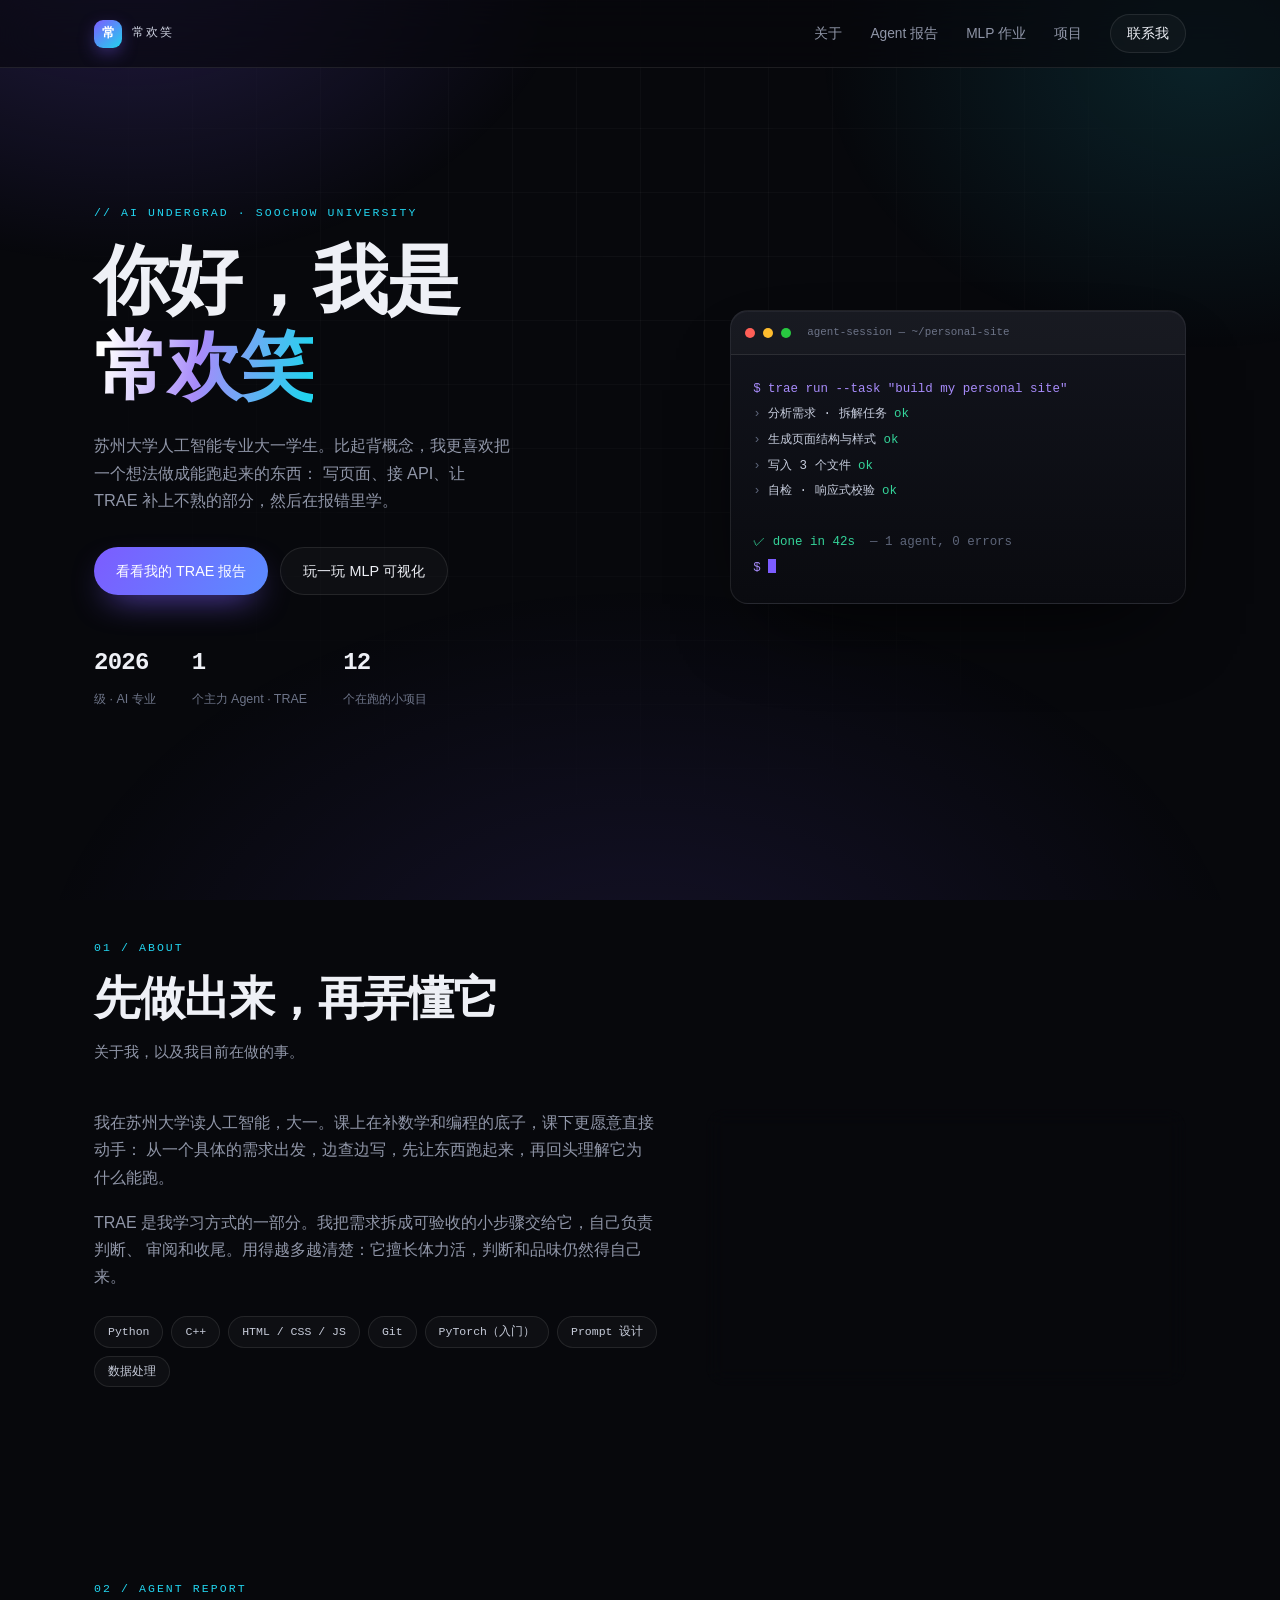
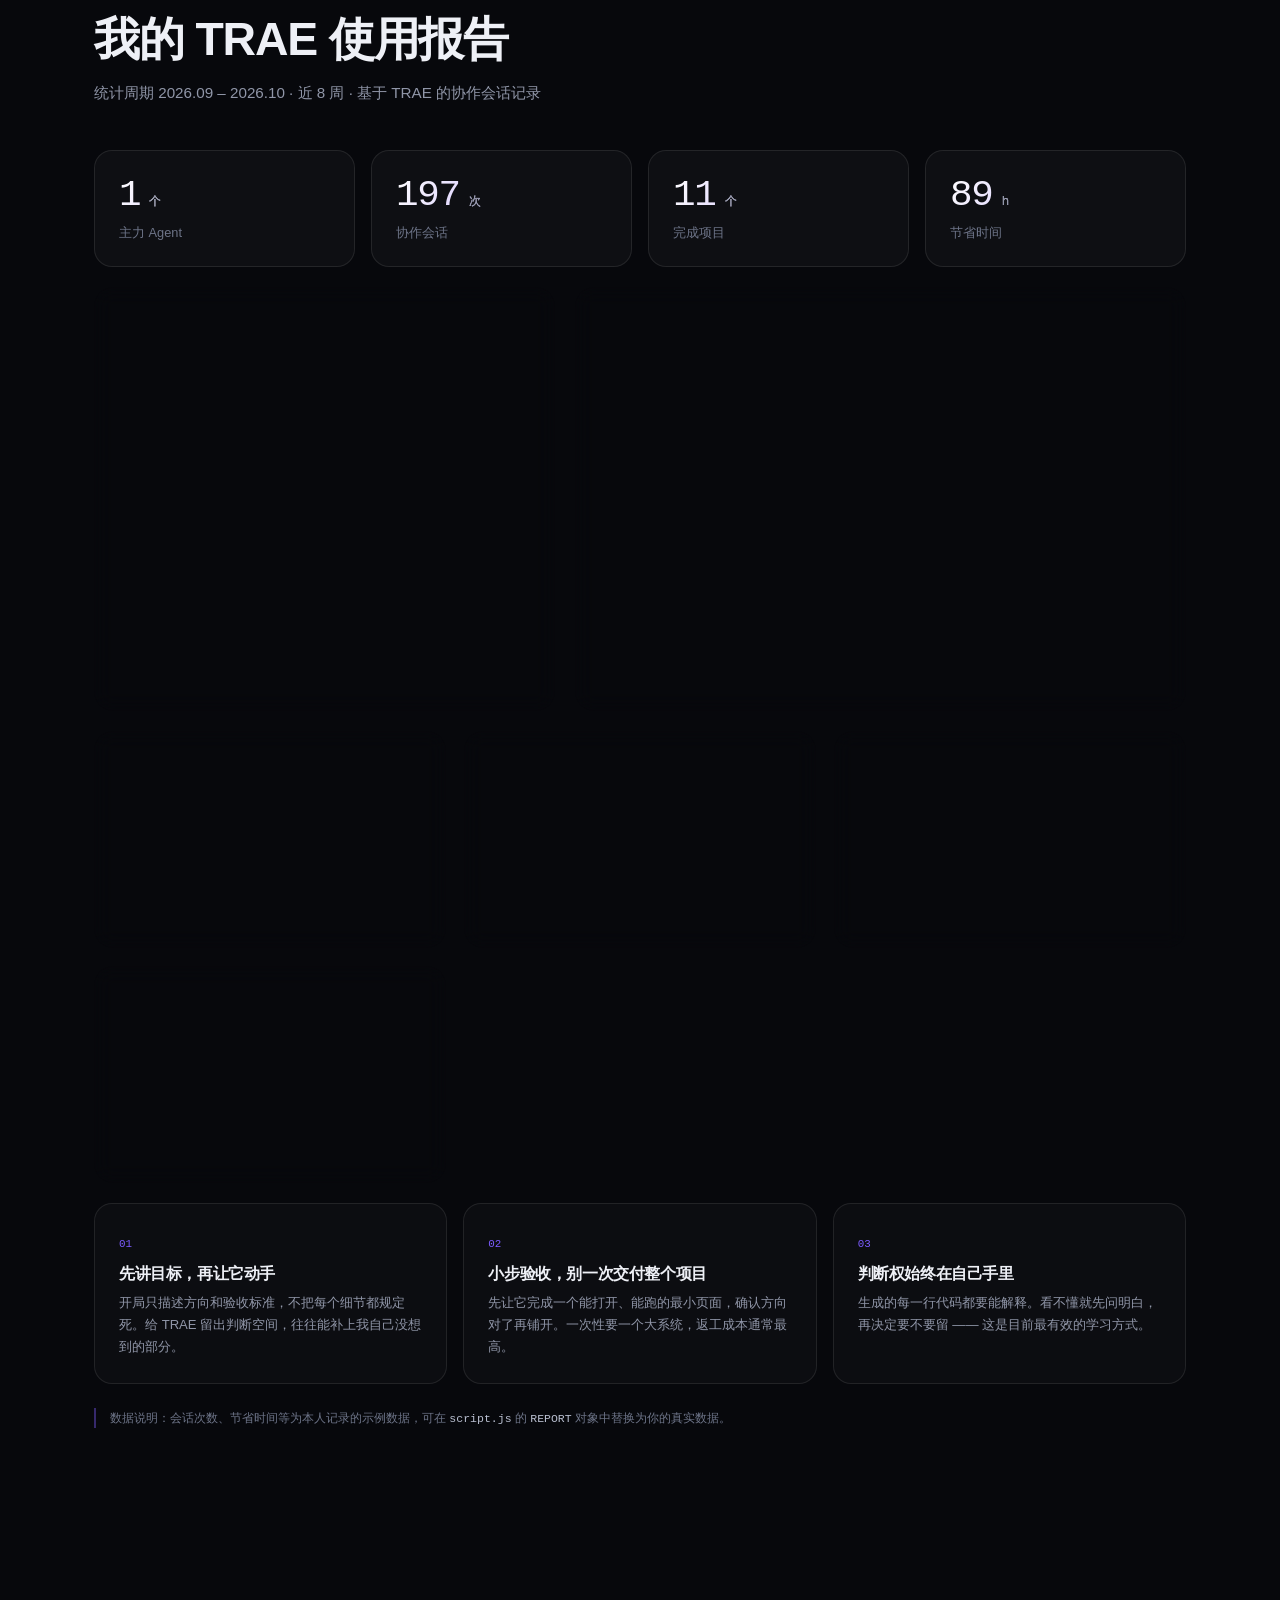
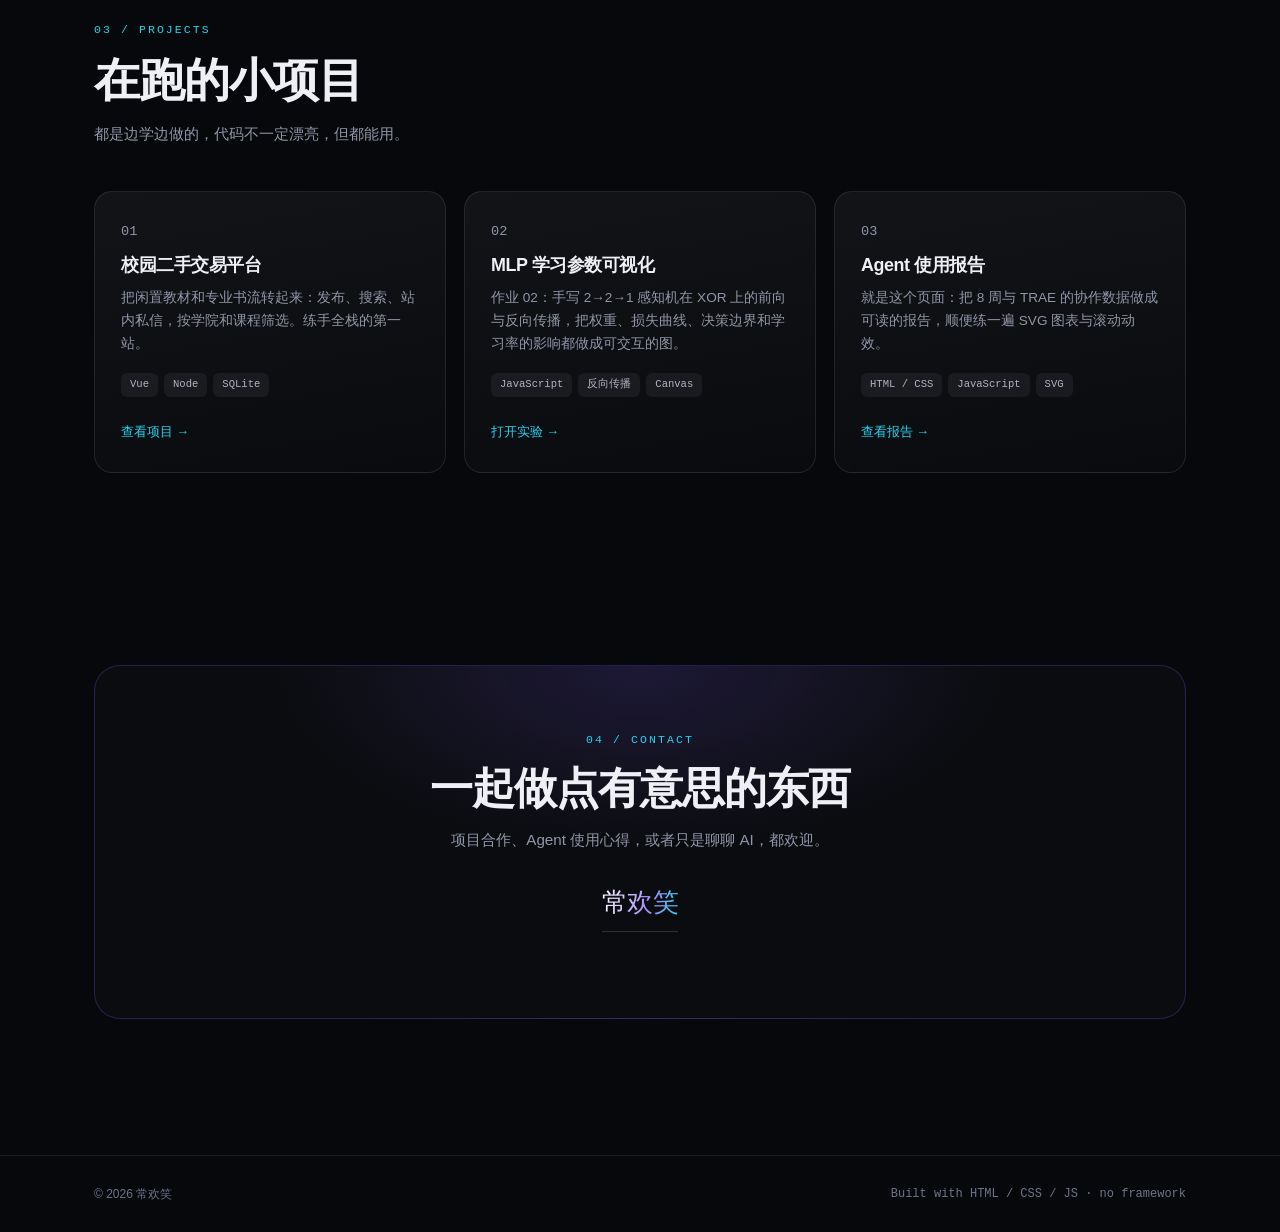
<file: index.html>
<!DOCTYPE html>
<html lang="zh-CN">
<head>
  <meta charset="UTF-8">
  <meta name="viewport" content="width=device-width, initial-scale=1.0">
  <title>常欢笑 · AI Agent 使用报告</title>
  <meta name="description" content="苏州大学人工智能专业学生的个人主页，记录使用 TRAE 的实践与协作心得。">
  <meta name="theme-color" content="#07080c">
  <link rel="stylesheet" href="styles.css">
</head>
<body>
  <div class="bg-glow" aria-hidden="true"></div>

  <header class="nav">
    <div class="nav-inner">
      <a class="logo" href="#home">
        <span class="logo-mark">常</span>
        <span class="logo-text">常欢笑</span>
      </a>
      <nav class="nav-links" id="navLinks">
        <a href="#about">关于</a>
        <a href="#report">Agent 报告</a>
        <a href="mlp.html">MLP 作业</a>
        <a href="#work">项目</a>
        <a href="#contact" class="nav-cta">联系我</a>
      </nav>
      <button class="nav-toggle" id="navToggle" aria-label="打开菜单" aria-expanded="false">
        <span></span><span></span><span></span>
      </button>
    </div>
  </header>

  <main>
    <!-- ============ HERO ============ -->
    <section id="home" class="hero">
      <div class="hero-copy">
        <p class="kicker">// AI UNDERGRAD · SOOCHOW UNIVERSITY</p>
        <h1>你好，我是<br><span class="grad">常欢笑</span></h1>
        <p class="lead">
          苏州大学人工智能专业大一学生。比起背概念，我更喜欢把一个想法做成能跑起来的东西：
          写页面、接 API、让 TRAE 补上不熟的部分，然后在报错里学。
        </p>
        <div class="hero-cta">
          <a class="btn btn-primary" href="#report">看看我的 TRAE 报告</a>
          <a class="btn btn-ghost" href="mlp.html">玩一玩 MLP 可视化</a>
        </div>
        <div class="hero-stats">
          <div class="stat"><strong>2026</strong><span>级 · AI 专业</span></div>
          <div class="stat"><strong>1</strong><span>个主力 Agent · TRAE</span></div>
          <div class="stat"><strong>12</strong><span>个在跑的小项目</span></div>
        </div>
      </div>

      <div class="terminal reveal" aria-label="Agent 协作示例">
        <div class="terminal-bar">
          <span class="dot red"></span><span class="dot yellow"></span><span class="dot green"></span>
          <span class="terminal-title">agent-session — ~/personal-site</span>
        </div>
        <pre class="terminal-body"><span class="tl-cmd">$ trae run --task "build my personal site"</span>
<span class="tl-dim">›</span> 分析需求 · 拆解任务 <span class="tl-ok">ok</span>
<span class="tl-dim">›</span> 生成页面结构与样式 <span class="tl-ok">ok</span>
<span class="tl-dim">›</span> 写入 3 个文件 <span class="tl-ok">ok</span>
<span class="tl-dim">›</span> 自检 · 响应式校验 <span class="tl-ok">ok</span>

<span class="tl-ok">✓ done in 42s</span>  <span class="tl-dim">— 1 agent, 0 errors</span>
<span class="tl-cmd">$</span> <span class="cursor" aria-hidden="true"></span></pre>
      </div>
    </section>

    <!-- ============ ABOUT ============ -->
    <section id="about" class="section">
      <div class="section-head reveal">
        <p class="kicker">01 / ABOUT</p>
        <h2>先做出来，再弄懂它</h2>
        <p class="sub">关于我，以及我目前在做的事。</p>
      </div>

      <div class="about-grid">
        <div class="about-text reveal">
          <p>
            我在苏州大学读人工智能，大一。课上在补数学和编程的底子，课下更愿意直接动手：
            从一个具体的需求出发，边查边写，先让东西跑起来，再回头理解它为什么能跑。
          </p>
          <p>
            TRAE 是我学习方式的一部分。我把需求拆成可验收的小步骤交给它，自己负责判断、
            审阅和收尾。用得越多越清楚：它擅长体力活，判断和品味仍然得自己来。
          </p>
          <div class="chips">
            <span>Python</span><span>C++</span><span>HTML / CSS / JS</span>
            <span>Git</span><span>PyTorch（入门）</span><span>Prompt 设计</span>
            <span>数据处理</span>
          </div>
        </div>

        <aside class="about-side reveal">
          <div class="card edu-card">
            <p class="mini-label">EDUCATION</p>
            <h3>苏州大学</h3>
            <p class="muted">人工智能 · 本科 · 2026 – 2030</p>
            <hr>
            <div class="fact"><span>方向</span><strong>机器学习 / 前端工程</strong></div>
            <div class="fact"><span>正在学</span><strong>Python · PyTorch 基础</strong></div>
            <div class="fact"><span>工作方式</span><strong>TRAE 加速，自己审阅</strong></div>
          </div>
        </aside>
      </div>
    </section>

    <!-- ============ AGENT REPORT ============ -->
    <section id="report" class="section">
      <div class="section-head reveal">
        <p class="kicker">02 / AGENT REPORT</p>
        <h2>我的 TRAE 使用报告</h2>
        <p class="sub">统计周期 2026.09 – 2026.10 · 近 8 周 · 基于 TRAE 的协作会话记录</p>
      </div>

      <div class="kpis reveal" id="kpis"></div>

      <div class="report-grid">
        <article class="card chart-card reveal">
          <h3>使用场景占比</h3>
          <p class="card-sub">按与 TRAE 的协作会话统计</p>
          <div class="donut-wrap">
            <div class="donut-chart" id="donutChart" role="img" aria-label="TRAE 使用场景占比环形图"></div>
            <div class="donut-center"><strong>214</strong><span>次协作</span></div>
          </div>
          <ul class="legend" id="donutLegend"></ul>
        </article>

        <article class="card chart-card reveal">
          <h3>每周协作次数</h3>
          <p class="card-sub">开学后逐步形成稳定节奏，第 8 周达到峰值</p>
          <div class="bars" id="barChart" role="img" aria-label="最近 8 周每周协作次数柱状图"></div>
        </article>
      </div>

      <div class="agent-grid" id="agentGrid"></div>

      <div class="insights">
        <article class="insight reveal">
          <span class="num">01</span>
          <h3>先讲目标，再让它动手</h3>
          <p>开局只描述方向和验收标准，不把每个细节都规定死。给 TRAE 留出判断空间，往往能补上我自己没想到的部分。</p>
        </article>
        <article class="insight reveal">
          <span class="num">02</span>
          <h3>小步验收，别一次交付整个项目</h3>
          <p>先让它完成一个能打开、能跑的最小页面，确认方向对了再铺开。一次性要一个大系统，返工成本通常最高。</p>
        </article>
        <article class="insight reveal">
          <span class="num">03</span>
          <h3>判断权始终在自己手里</h3>
          <p>生成的每一行代码都要能解释。看不懂就先问明白，再决定要不要留 —— 这是目前最有效的学习方式。</p>
        </article>
      </div>

      <p class="report-note">
        数据说明：会话次数、节省时间等为本人记录的示例数据，可在 <code>script.js</code> 的
        <code>REPORT</code> 对象中替换为你的真实数据。
      </p>
    </section>

    <!-- ============ WORK ============ -->
    <section id="work" class="section">
      <div class="section-head reveal">
        <p class="kicker">03 / PROJECTS</p>
        <h2>在跑的小项目</h2>
        <p class="sub">都是边学边做的，代码不一定漂亮，但都能用。</p>
      </div>

      <div class="work-grid">
        <article class="work-card reveal">
          <p class="work-index">01</p>
          <h3>校园二手交易平台</h3>
          <p>把闲置教材和专业书流转起来：发布、搜索、站内私信，按学院和课程筛选。练手全栈的第一站。</p>
          <div class="work-tags"><span>Vue</span><span>Node</span><span>SQLite</span></div>
          <a class="work-link" href="https://github.com/chx2007suzhoudaxue11050987hj" target="_blank" rel="noopener">查看项目 →</a>
        </article>
        <article class="work-card reveal">
          <p class="work-index">02</p>
          <h3>MLP 学习参数可视化</h3>
          <p>作业 02：手写 2→2→1 感知机在 XOR 上的前向与反向传播，把权重、损失曲线、决策边界和学习率的影响都做成可交互的图。</p>
          <div class="work-tags"><span>JavaScript</span><span>反向传播</span><span>Canvas</span></div>
          <a class="work-link" href="mlp.html">打开实验 →</a>
        </article>
        <article class="work-card reveal">
          <p class="work-index">03</p>
          <h3>Agent 使用报告</h3>
          <p>就是这个页面：把 8 周与 TRAE 的协作数据做成可读的报告，顺便练一遍 SVG 图表与滚动动效。</p>
          <div class="work-tags"><span>HTML / CSS</span><span>JavaScript</span><span>SVG</span></div>
          <a class="work-link" href="#report">查看报告 →</a>
        </article>
      </div>
    </section>

    <!-- ============ CONTACT ============ -->
    <section id="contact" class="section">
      <div class="contact-card reveal">
        <p class="kicker">04 / CONTACT</p>
        <h2>一起做点有意思的东西</h2>
        <p class="sub">项目合作、Agent 使用心得，或者只是聊聊 AI，都欢迎。</p>
        <span class="mail">常欢笑</span>
      </div>
    </section>
  </main>

  <footer>
    <div class="footer-inner">
      <span>© <span id="year">2026</span> 常欢笑</span>
      <span class="footer-mono">Built with HTML / CSS / JS · no framework</span>
    </div>
  </footer>

  <script src="script.js" defer></script>
</body>
</html>
</file>
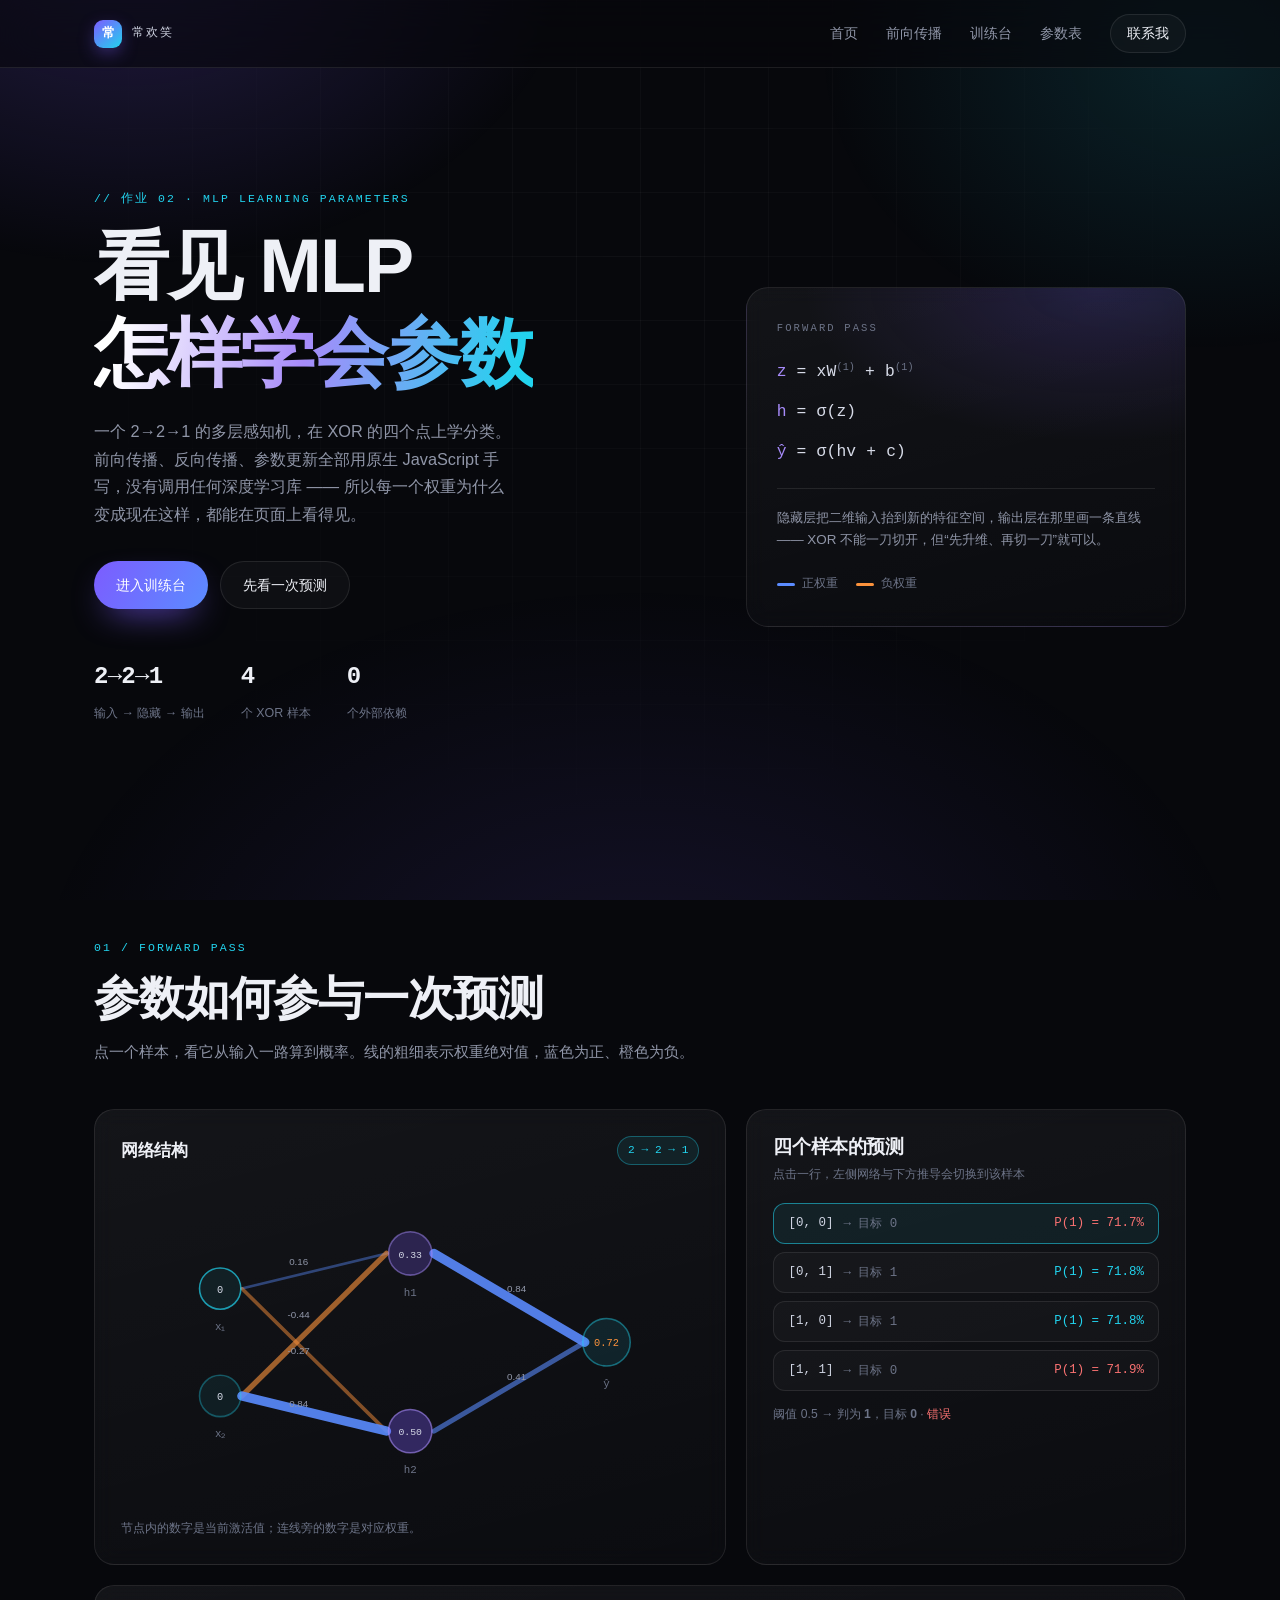
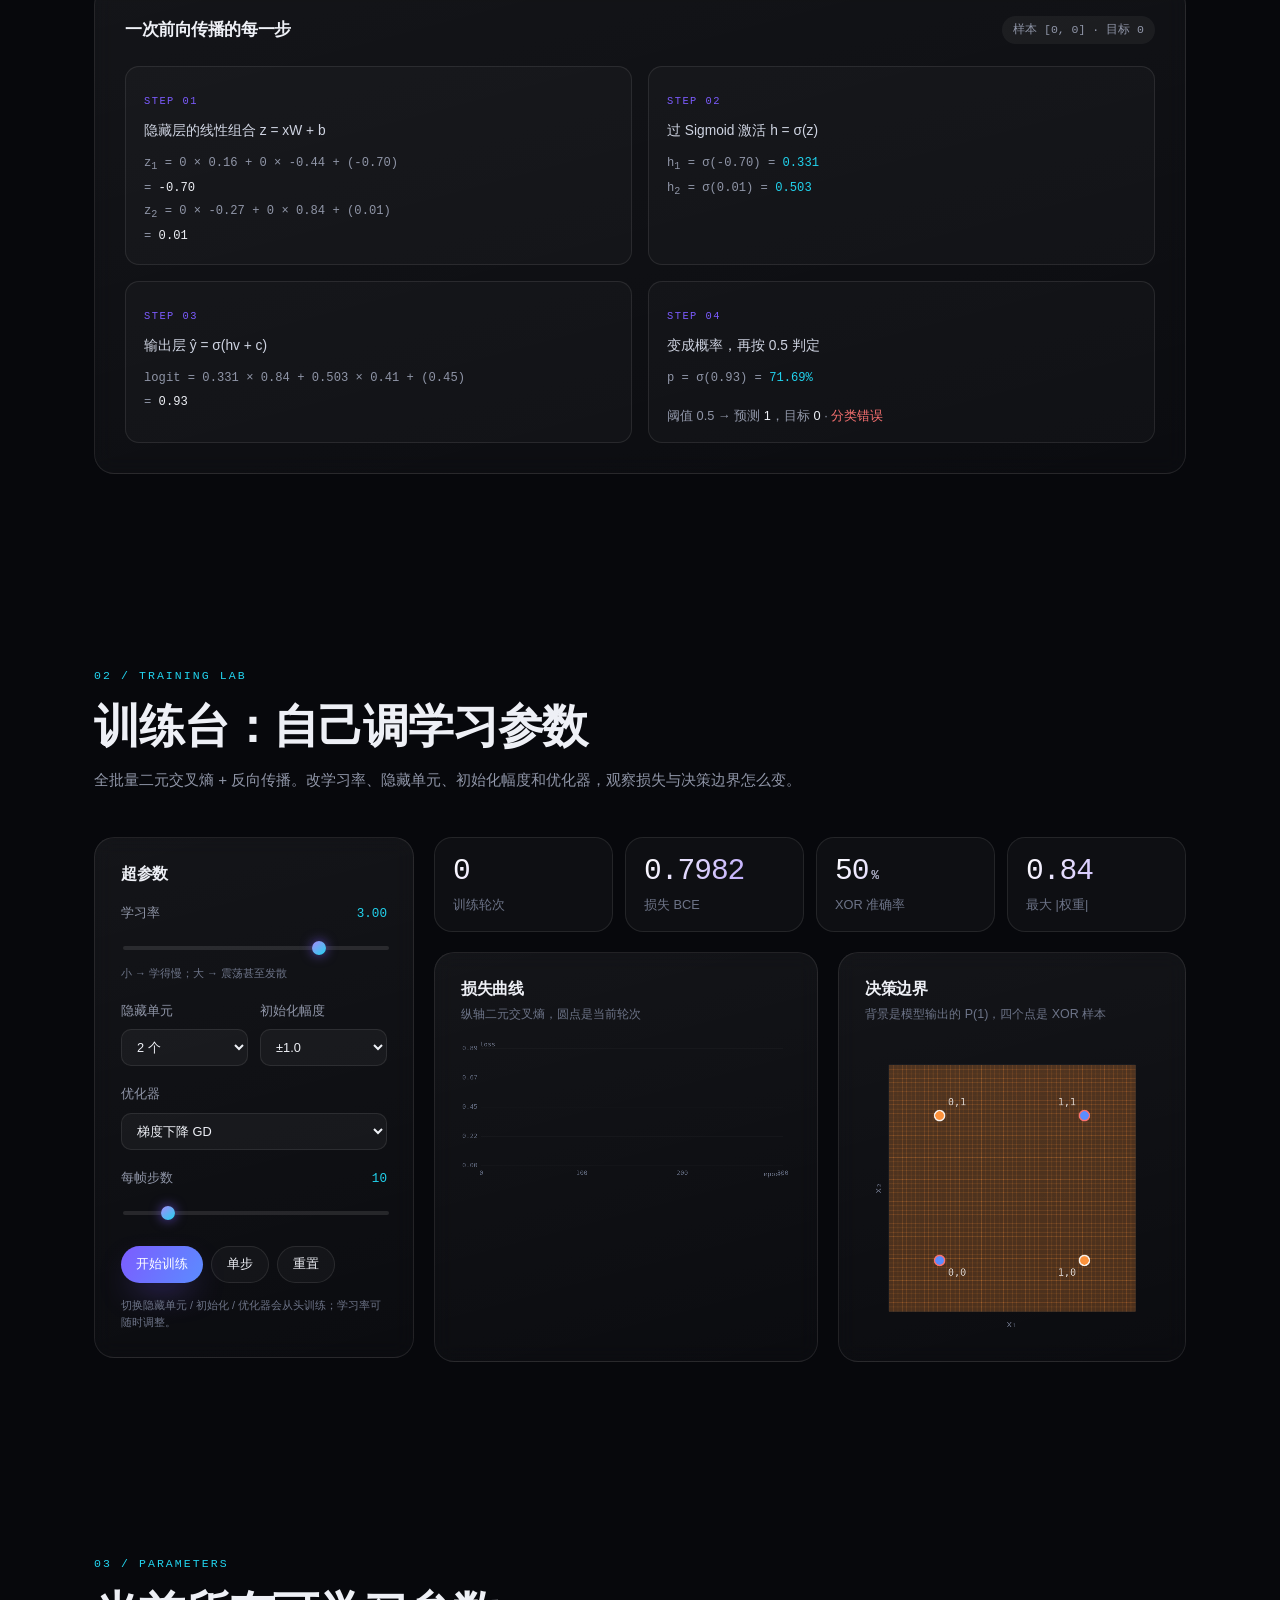
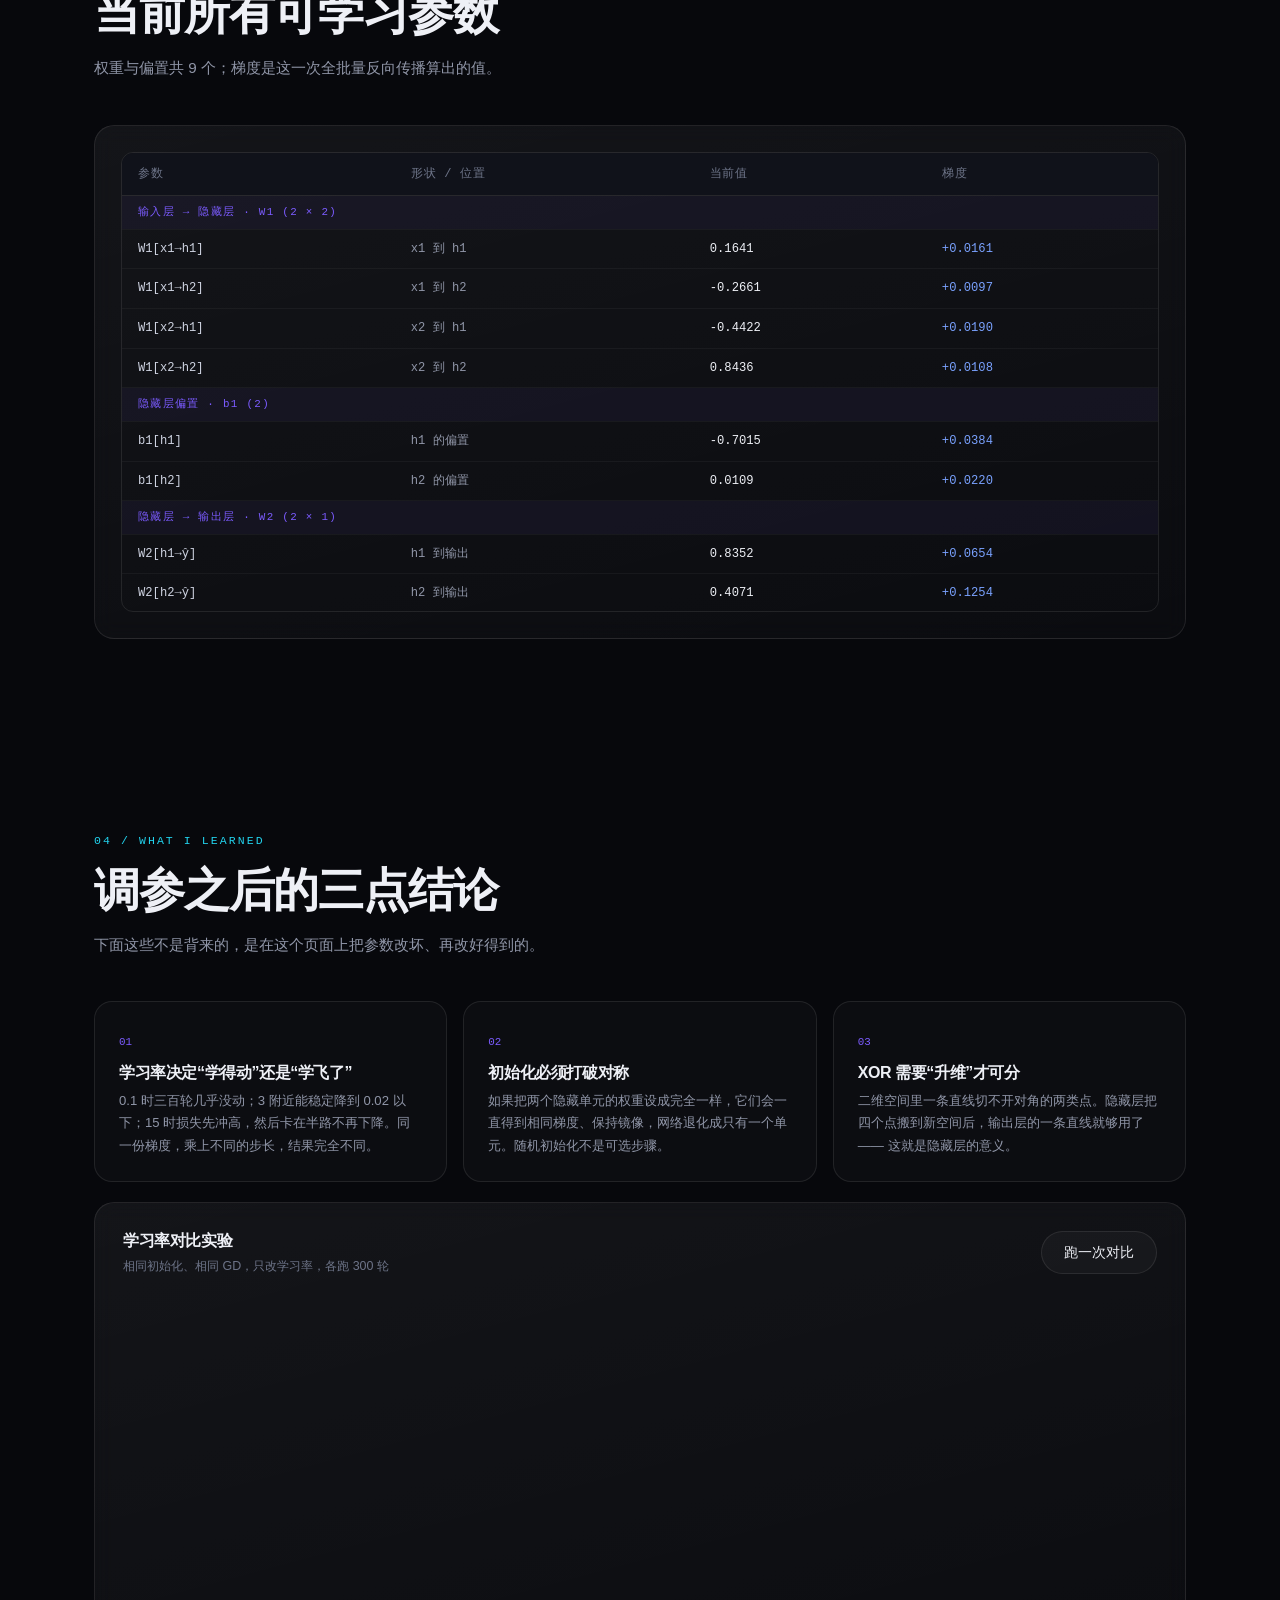
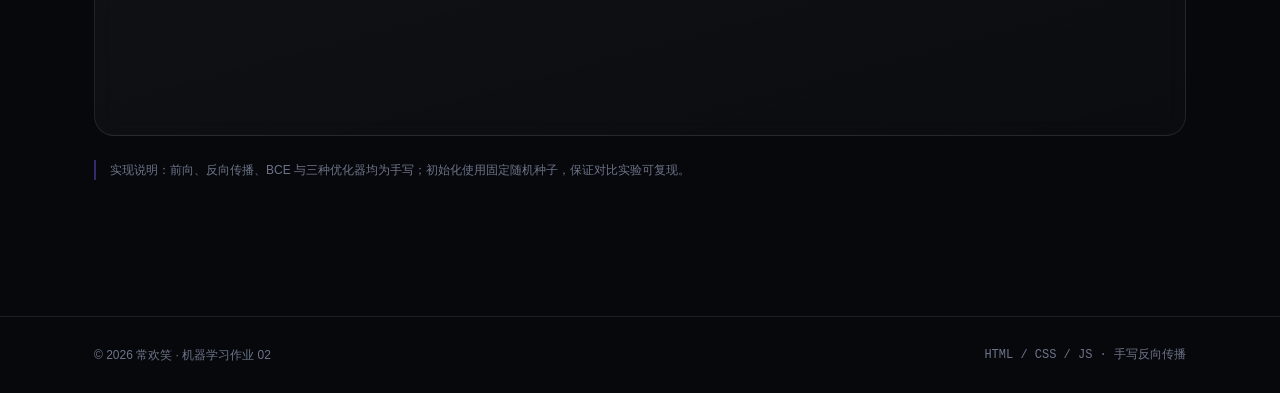
<file: mlp.html>
<!DOCTYPE html>
<html lang="zh-CN">
<head>
  <meta charset="UTF-8">
  <meta name="viewport" content="width=device-width, initial-scale=1.0">
  <title>常欢笑 · MLP 学习参数可视化</title>
  <meta name="description" content="用原生 JavaScript 手写 2→2→1 多层感知机，在 XOR 上训练并可视化权重、损失、决策边界与学习率的影响。">
  <meta name="theme-color" content="#07080c">
  <link rel="stylesheet" href="styles.css">
  <link rel="stylesheet" href="mlp.css">
</head>
<body>
  <div class="bg-glow" aria-hidden="true"></div>

  <header class="nav">
    <div class="nav-inner">
      <a class="logo" href="index.html">
        <span class="logo-mark">常</span>
        <span class="logo-text">常欢笑</span>
      </a>
      <nav class="nav-links" id="navLinks">
        <a href="index.html">首页</a>
        <a href="#net">前向传播</a>
        <a href="#lab">训练台</a>
        <a href="#params">参数表</a>
        <a href="index.html#contact" class="nav-cta">联系我</a>
      </nav>
      <button class="nav-toggle" id="navToggle" aria-label="打开菜单" aria-expanded="false">
        <span></span><span></span><span></span>
      </button>
    </div>
  </header>

  <main>
    <!-- ============ HERO ============ -->
    <section class="hero lab-hero">
      <div class="hero-copy">
        <p class="kicker">// 作业 02 · MLP LEARNING PARAMETERS</p>
        <h1>看见 MLP<br><span class="grad">怎样学会参数</span></h1>
        <p class="lead">
          一个 2→2→1 的多层感知机，在 XOR 的四个点上学分类。
          前向传播、反向传播、参数更新全部用原生 JavaScript 手写，没有调用任何深度学习库 ——
          所以每一个权重为什么变成现在这样，都能在页面上看得见。
        </p>
        <div class="hero-cta">
          <a class="btn btn-primary" href="#lab">进入训练台</a>
          <a class="btn btn-ghost" href="#net">先看一次预测</a>
        </div>
        <div class="hero-stats">
          <div class="stat"><strong>2→2→1</strong><span>输入 → 隐藏 → 输出</span></div>
          <div class="stat"><strong>4</strong><span>个 XOR 样本</span></div>
          <div class="stat"><strong>0</strong><span>个外部依赖</span></div>
        </div>
      </div>

      <div class="card hero-formula">
        <p class="mini-label">FORWARD PASS</p>
        <div class="formula">
          <p><span class="fx">z</span> = xW<sup>(1)</sup> + b<sup>(1)</sup></p>
          <p><span class="fx">h</span> = σ(z)</p>
          <p><span class="fx">ŷ</span> = σ(hv + c)</p>
        </div>
        <hr>
        <p class="formula-note">
          隐藏层把二维输入抬到新的特征空间，输出层在那里画一条直线 ——
          XOR 不能一刀切开，但“先升维、再切一刀”就可以。
        </p>
        <div class="formula-legend">
          <span><i class="sw up"></i>正权重</span>
          <span><i class="sw down"></i>负权重</span>
        </div>
      </div>
    </section>

    <!-- ============ 前向传播 ============ -->
    <section id="net" class="section">
      <div class="section-head reveal">
        <p class="kicker">01 / FORWARD PASS</p>
        <h2>参数如何参与一次预测</h2>
        <p class="sub">点一个样本，看它从输入一路算到概率。线的粗细表示权重绝对值，蓝色为正、橙色为负。</p>
      </div>

      <div class="net-grid">
        <article class="card net-card reveal">
          <div class="net-head">
            <h3>网络结构</h3>
            <span class="net-badge" id="netBadge">2 → 2 → 1</span>
          </div>
          <svg id="netSvg" viewBox="0 0 560 320" role="img" aria-label="多层感知机结构与当前权重"></svg>
          <p class="net-foot">节点内的数字是当前激活值；连线旁的数字是对应权重。</p>
        </article>

        <article class="card reveal">
          <h3>四个样本的预测</h3>
          <p class="card-sub">点击一行，左侧网络与下方推导会切换到该样本</p>
          <div class="sample-list" id="sampleList"></div>
          <div class="sample-note" id="sampleNote"></div>
        </article>
      </div>

      <article class="card step-card reveal">
        <div class="step-head">
          <h3>一次前向传播的每一步</h3>
          <span class="step-tag" id="stepTag">样本 [0, 0]</span>
        </div>
        <div class="steps" id="steps"></div>
      </article>
    </section>

    <!-- ============ 训练台 ============ -->
    <section id="lab" class="section">
      <div class="section-head reveal">
        <p class="kicker">02 / TRAINING LAB</p>
        <h2>训练台：自己调学习参数</h2>
        <p class="sub">全批量二元交叉熵 + 反向传播。改学习率、隐藏单元、初始化幅度和优化器，观察损失与决策边界怎么变。</p>
      </div>

      <div class="lab-grid">
        <aside class="card control-card reveal">
          <h3>超参数</h3>

          <div class="ctrl">
            <label for="lr">学习率 <output id="lrOut">3.00</output></label>
            <input type="range" id="lr" min="0" max="100" step="1" value="75">
            <p class="ctrl-hint" id="lrHint">小 → 学得慢；大 → 震荡甚至发散</p>
          </div>

          <div class="ctrl-row">
            <div class="ctrl">
              <label for="units">隐藏单元</label>
              <select id="units">
                <option value="2" selected>2 个</option>
                <option value="3">3 个</option>
                <option value="4">4 个</option>
                <option value="6">6 个</option>
              </select>
            </div>
            <div class="ctrl">
              <label for="scale">初始化幅度</label>
              <select id="scale">
                <option value="0.5">±0.5</option>
                <option value="1" selected>±1.0</option>
                <option value="2">±2.0</option>
              </select>
            </div>
          </div>

          <div class="ctrl">
            <label for="opt">优化器</label>
            <select id="opt">
              <option value="gd" selected>梯度下降 GD</option>
              <option value="momentum">动量 Momentum</option>
              <option value="adam">Adam</option>
            </select>
          </div>

          <div class="ctrl">
            <label for="speed">每帧步数 <output id="speedOut">10</output></label>
            <input type="range" id="speed" min="1" max="60" step="1" value="10">
          </div>

          <div class="ctrl-btns">
            <button class="btn btn-primary" id="playBtn" type="button">开始训练</button>
            <button class="btn btn-ghost" id="stepBtn" type="button">单步</button>
            <button class="btn btn-ghost" id="resetBtn" type="button">重置</button>
          </div>

          <p class="ctrl-note">切换隐藏单元 / 初始化 / 优化器会从头训练；学习率可随时调整。</p>
        </aside>

        <div class="lab-main">
          <div class="metrics reveal" id="metrics">
            <div class="kpi"><div class="value" id="mEpoch">0</div><div class="label">训练轮次</div></div>
            <div class="kpi"><div class="value" id="mLoss">0.693</div><div class="label">损失 BCE</div></div>
            <div class="kpi"><div class="value" id="mAcc">50<em>%</em></div><div class="label">XOR 准确率</div></div>
            <div class="kpi"><div class="value" id="mW">—</div><div class="label">最大 |权重|</div></div>
          </div>

          <div class="chart-grid">
            <article class="card chart-card reveal">
              <h3>损失曲线</h3>
              <p class="card-sub">纵轴二元交叉熵，圆点是当前轮次</p>
              <canvas id="lossChart" width="1040" height="440" role="img" aria-label="训练损失随轮次变化的曲线"></canvas>
            </article>
            <article class="card chart-card reveal">
              <h3>决策边界</h3>
              <p class="card-sub">背景是模型输出的 P(1)，四个点是 XOR 样本</p>
              <canvas id="boundary" width="640" height="640" role="img" aria-label="XOR 决策边界热力图与四个样本"></canvas>
            </article>
          </div>
        </div>
      </div>
    </section>

    <!-- ============ 参数表 ============ -->
    <section id="params" class="section">
      <div class="section-head reveal">
        <p class="kicker">03 / PARAMETERS</p>
        <h2>当前所有可学习参数</h2>
        <p class="sub">权重与偏置共 <span id="paramCount">9</span> 个；梯度是这一次全批量反向传播算出的值。</p>
      </div>

      <article class="card reveal">
        <div class="table-wrap">
          <table class="param-table">
            <thead>
              <tr><th>参数</th><th>形状 / 位置</th><th>当前值</th><th>梯度</th></tr>
            </thead>
            <tbody id="paramBody"></tbody>
          </table>
        </div>
      </article>
    </section>

    <!-- ============ 结论 ============ -->
    <section id="notes" class="section">
      <div class="section-head reveal">
        <p class="kicker">04 / WHAT I LEARNED</p>
        <h2>调参之后的三点结论</h2>
        <p class="sub">下面这些不是背来的，是在这个页面上把参数改坏、再改好得到的。</p>
      </div>

      <div class="insights">
        <article class="insight reveal">
          <span class="num">01</span>
          <h3>学习率决定“学得动”还是“学飞了”</h3>
          <p>0.1 时三百轮几乎没动；3 附近能稳定降到 0.02 以下；15 时损失先冲高，然后卡在半路不再下降。同一份梯度，乘上不同的步长，结果完全不同。</p>
        </article>
        <article class="insight reveal">
          <span class="num">02</span>
          <h3>初始化必须打破对称</h3>
          <p>如果把两个隐藏单元的权重设成完全一样，它们会一直得到相同梯度、保持镜像，网络退化成只有一个单元。随机初始化不是可选步骤。</p>
        </article>
        <article class="insight reveal">
          <span class="num">03</span>
          <h3>XOR 需要“升维”才可分</h3>
          <p>二维空间里一条直线切不开对角的两类点。隐藏层把四个点搬到新空间后，输出层的一条直线就够用了 —— 这就是隐藏层的意义。</p>
        </article>
      </div>

      <article class="card compare-card reveal">
        <div class="compare-head">
          <div>
            <h3>学习率对比实验</h3>
            <p class="card-sub">相同初始化、相同 GD，只改学习率，各跑 300 轮</p>
          </div>
          <button class="btn btn-ghost" id="compareBtn" type="button">跑一次对比</button>
        </div>
        <canvas id="compareChart" width="1040" height="400" role="img" aria-label="三种学习率下的损失曲线对比"></canvas>
        <ul class="compare-legend" id="compareLegend"></ul>
      </article>

      <p class="report-note">
        实现说明：前向、反向传播、BCE 与三种优化器均为手写；初始化使用固定随机种子，保证对比实验可复现。
      </p>
    </section>
  </main>

  <footer>
    <div class="footer-inner">
      <span>© <span id="year">2026</span> 常欢笑 · 机器学习作业 02</span>
      <span class="footer-mono">HTML / CSS / JS · 手写反向传播</span>
    </div>
  </footer>

  <script src="mlp.js" defer></script>
</body>
</html>
</file>
<file: styles.css>
/* ============================================================
   设计变量
   ============================================================ */
:root {
  --bg: #07080c;
  --bg-soft: #0b0d13;
  --card: rgba(255, 255, 255, 0.045);
  --line: rgba(255, 255, 255, 0.09);
  --text: #eef0f6;
  --muted: #9096a8;
  --faint: #6d7488;
  --violet: #7c5cff;
  --cyan: #22d3ee;
  --pink: #f472b6;
  --amber: #fbbf24;
  --green: #34d399;

  --sans: "Inter", "Segoe UI", "PingFang SC", "Microsoft YaHei", sans-serif;
  --mono: "JetBrains Mono", "SFMono-Regular", Consolas, "Courier New", monospace;
  --maxw: 1140px;
}

/* ============================================================
   基础
   ============================================================ */
*, *::before, *::after { box-sizing: border-box; }

html { scroll-behavior: smooth; }

body {
  margin: 0;
  background: var(--bg);
  color: var(--text);
  font-family: var(--sans);
  font-size: 16px;
  line-height: 1.7;
  -webkit-font-smoothing: antialiased;
  overflow-x: hidden;
}

h1, h2, h3 { margin: 0; line-height: 1.15; letter-spacing: -0.025em; }
p { margin: 0; }
a { color: inherit; text-decoration: none; }
ul { margin: 0; padding: 0; list-style: none; }

::selection { background: rgba(124, 92, 255, 0.4); }

/* 背景光晕 + 网格 */
.bg-glow {
  position: fixed;
  inset: 0;
  z-index: -2;
  pointer-events: none;
  background:
    radial-gradient(700px 520px at 10% -8%, rgba(124, 92, 255, 0.24), transparent 65%),
    radial-gradient(620px 480px at 94% 6%, rgba(34, 211, 238, 0.13), transparent 62%),
    radial-gradient(900px 620px at 50% 112%, rgba(124, 92, 255, 0.12), transparent 68%);
}

.bg-glow::after {
  content: "";
  position: absolute;
  inset: 0;
  background-image:
    linear-gradient(rgba(255, 255, 255, 0.035) 1px, transparent 1px),
    linear-gradient(90deg, rgba(255, 255, 255, 0.035) 1px, transparent 1px);
  background-size: 64px 64px;
  -webkit-mask-image: radial-gradient(circle at 50% 28%, #000, transparent 72%);
  mask-image: radial-gradient(circle at 50% 28%, #000, transparent 72%);
}

/* ============================================================
   导航
   ============================================================ */
.nav {
  position: sticky;
  top: 0;
  z-index: 50;
  background: rgba(7, 8, 12, 0.62);
  backdrop-filter: blur(18px);
  -webkit-backdrop-filter: blur(18px);
  border-bottom: 1px solid var(--line);
}

.nav-inner {
  position: relative;
  max-width: var(--maxw);
  margin: 0 auto;
  display: flex;
  align-items: center;
  justify-content: space-between;
  gap: 24px;
  padding: 14px 24px;
}

.logo { display: flex; align-items: center; gap: 10px; }

.logo-mark {
  width: 28px;
  height: 28px;
  border-radius: 9px;
  display: grid;
  place-items: center;
  font-family: var(--mono);
  font-size: 0.8rem;
  font-weight: 700;
  color: #fff;
  background: linear-gradient(140deg, var(--violet), var(--cyan));
  box-shadow: 0 6px 20px -6px rgba(124, 92, 255, 0.9);
}

.logo-text {
  font-family: var(--mono);
  font-size: 0.78rem;
  letter-spacing: 0.16em;
  color: #cfd4e2;
}

.nav-links { display: flex; align-items: center; gap: 28px; }

.nav-links a {
  position: relative;
  font-size: 0.86rem;
  color: var(--muted);
  transition: color 0.2s ease;
}

.nav-links a:hover, .nav-links a.active { color: var(--text); }

.nav-links a.active::after {
  content: "";
  position: absolute;
  left: 0;
  right: 0;
  bottom: -6px;
  height: 1px;
  background: linear-gradient(90deg, var(--violet), var(--cyan));
}

.nav-cta {
  padding: 7px 16px;
  border: 1px solid var(--line);
  border-radius: 999px;
  color: var(--text) !important;
  background: rgba(255, 255, 255, 0.03);
  transition: border-color 0.2s ease, background 0.2s ease;
}

.nav-cta:hover { border-color: rgba(124, 92, 255, 0.6); background: rgba(124, 92, 255, 0.12); }

.nav-toggle {
  display: none;
  flex-direction: column;
  gap: 5px;
  padding: 8px;
  background: none;
  border: 0;
  cursor: pointer;
}

.nav-toggle span {
  width: 20px;
  height: 2px;
  border-radius: 2px;
  background: var(--text);
  transition: transform 0.25s ease, opacity 0.25s ease;
}

.nav-toggle[aria-expanded="true"] span:nth-child(1) { transform: translateY(7px) rotate(45deg); }
.nav-toggle[aria-expanded="true"] span:nth-child(2) { opacity: 0; }
.nav-toggle[aria-expanded="true"] span:nth-child(3) { transform: translateY(-7px) rotate(-45deg); }

/* ============================================================
   通用排版
   ============================================================ */
.kicker {
  font-family: var(--mono);
  font-size: 0.72rem;
  letter-spacing: 0.18em;
  text-transform: uppercase;
  color: var(--cyan);
  margin-bottom: 14px;
}

.grad {
  background: linear-gradient(100deg, #ffffff 6%, #a78bfa 48%, #22d3ee 96%);
  -webkit-background-clip: text;
  background-clip: text;
  color: transparent;
}

.card {
  padding: 26px;
  border-radius: 20px;
  border: 1px solid var(--line);
  background: linear-gradient(165deg, rgba(255, 255, 255, 0.055), rgba(255, 255, 255, 0.018));
  backdrop-filter: blur(10px);
  -webkit-backdrop-filter: blur(10px);
}

.muted { color: var(--muted); }

/* ============================================================
   HERO
   ============================================================ */
.hero {
  max-width: var(--maxw);
  margin: 0 auto;
  padding: 92px 24px 88px;
  min-height: min(86vh, 800px);
  display: grid;
  grid-template-columns: 1.12fr 0.88fr;
  gap: 56px;
  align-items: center;
}

.hero-copy h1 {
  font-size: clamp(2.9rem, 6.4vw, 4.7rem);
  font-weight: 700;
  margin-bottom: 22px;
}

.lead {
  max-width: 46ch;
  color: var(--muted);
  font-size: 1.02rem;
}

.hero-cta { display: flex; flex-wrap: wrap; gap: 12px; margin-top: 32px; }

.btn {
  display: inline-flex;
  align-items: center;
  padding: 11px 22px;
  border-radius: 999px;
  font-size: 0.9rem;
  font-weight: 500;
  transition: transform 0.2s ease, box-shadow 0.2s ease, border-color 0.2s ease;
}

.btn:hover { transform: translateY(-2px); }

.btn-primary {
  color: #fff;
  background: linear-gradient(120deg, #7c5cff, #5b8cff);
  box-shadow: 0 14px 34px -14px rgba(124, 92, 255, 0.9);
}

.btn-primary:hover { box-shadow: 0 18px 40px -14px rgba(124, 92, 255, 1); }

.btn-ghost {
  color: var(--text);
  border: 1px solid var(--line);
  background: rgba(255, 255, 255, 0.03);
}

.btn-ghost:hover { border-color: rgba(124, 92, 255, 0.55); }

.hero-stats { display: flex; gap: 36px; margin-top: 48px; flex-wrap: wrap; }

.stat strong {
  display: block;
  font-family: var(--mono);
  font-size: 1.5rem;
  letter-spacing: -0.03em;
}

.stat span { font-size: 0.78rem; color: var(--faint); }

/* 终端卡片 */
.terminal {
  border-radius: 18px;
  border: 1px solid var(--line);
  overflow: hidden;
  background: linear-gradient(180deg, rgba(19, 21, 30, 0.95), rgba(10, 11, 16, 0.97));
  box-shadow: 0 40px 90px -40px rgba(0, 0, 0, 0.95), inset 0 1px 0 rgba(255, 255, 255, 0.05);
}

.terminal-bar {
  display: flex;
  align-items: center;
  gap: 2px;
  padding: 12px 14px;
  border-bottom: 1px solid var(--line);
  background: rgba(255, 255, 255, 0.025);
}

.dot { width: 10px; height: 10px; border-radius: 50%; display: inline-block; margin-right: 6px; }
.dot.red { background: #ff5f57; }
.dot.yellow { background: #febc2e; }
.dot.green { background: #28c840; }

.terminal-title {
  margin-left: 8px;
  font-family: var(--mono);
  font-size: 0.68rem;
  color: var(--faint);
}

.terminal-body {
  margin: 0;
  padding: 22px;
  font-family: var(--mono);
  font-size: 0.78rem;
  line-height: 2.05;
  color: #c7cddd;
  overflow-x: auto;
}

.tl-cmd { color: #a78bfa; }
.tl-ok { color: var(--green); }
.tl-dim { color: #5e667a; }

.cursor {
  display: inline-block;
  width: 8px;
  height: 14px;
  background: var(--violet);
  vertical-align: -2px;
  animation: blink 1.1s steps(1) infinite;
}

@keyframes blink { 50% { opacity: 0; } }

/* ============================================================
   区块通用
   ============================================================ */
.section {
  max-width: var(--maxw);
  margin: 0 auto;
  padding: 96px 24px;
  scroll-margin-top: 84px;
}

.section-head { max-width: 720px; margin-bottom: 44px; }

.section-head h2 { font-size: clamp(1.9rem, 4vw, 2.9rem); margin-bottom: 14px; }

.sub { color: var(--muted); font-size: 0.95rem; }

/* ============================================================
   ABOUT
   ============================================================ */
.about-grid {
  display: grid;
  grid-template-columns: 1.08fr 0.92fr;
  gap: 48px;
  align-items: start;
}

.about-text p { color: var(--muted); margin-bottom: 18px; }
.about-text p:last-of-type { margin-bottom: 0; }

.chips { display: flex; flex-wrap: wrap; gap: 8px; margin-top: 26px; }

.chips span {
  padding: 5px 13px;
  font-family: var(--mono);
  font-size: 0.72rem;
  color: #c6cbd9;
  border: 1px solid var(--line);
  border-radius: 999px;
  background: rgba(255, 255, 255, 0.03);
}

.edu-card h3 { font-size: 1.35rem; margin: 8px 0 6px; }

.mini-label {
  font-family: var(--mono);
  font-size: 0.66rem;
  letter-spacing: 0.2em;
  color: var(--faint);
}

.edu-card hr { border: 0; border-top: 1px solid var(--line); margin: 20px 0; }

.fact { display: flex; justify-content: space-between; gap: 16px; font-size: 0.83rem; margin-bottom: 10px; }
.fact span { color: var(--faint); }
.fact strong { font-weight: 500; text-align: right; }

/* ============================================================
   KPI
   ============================================================ */
.kpis {
  display: grid;
  grid-template-columns: repeat(4, 1fr);
  gap: 16px;
  margin-bottom: 20px;
}

.kpi { padding: 22px 24px; border-radius: 18px; border: 1px solid var(--line); background: rgba(255, 255, 255, 0.032); }

.kpi .value {
  font-family: var(--mono);
  font-size: clamp(1.8rem, 3.2vw, 2.35rem);
  letter-spacing: -0.035em;
  line-height: 1.2;
  background: linear-gradient(120deg, #ffffff, #a78bfa);
  -webkit-background-clip: text;
  background-clip: text;
  color: transparent;
}

.kpi .value em {
  font-style: normal;
  font-size: 0.78rem;
  color: var(--muted);
  -webkit-text-fill-color: var(--muted);
  margin-left: 3px;
}

.kpi .label { font-size: 0.8rem; color: var(--faint); margin-top: 4px; }

/* ============================================================
   报告图表
   ============================================================ */
.report-grid {
  display: grid;
  grid-template-columns: 0.86fr 1.14fr;
  gap: 20px;
  margin-bottom: 20px;
}

.chart-card h3 { font-size: 1.05rem; }

.card-sub { font-size: 0.78rem; color: var(--faint); margin-top: 6px; }

/* 环形图 */
.donut-wrap { position: relative; width: 210px; height: 210px; margin: 24px auto 22px; }

.donut-chart { position: absolute; inset: 0; }
.donut-chart svg { width: 100%; height: 100%; display: block; }

.donut-center {
  position: absolute;
  inset: 0;
  display: grid;
  place-content: center;
  text-align: center;
  pointer-events: none;
}

.donut-center strong {
  display: block;
  font-family: var(--mono);
  font-size: 1.85rem;
  letter-spacing: -0.04em;
  line-height: 1.1;
}

.donut-center span { font-size: 0.72rem; color: var(--faint); }

/* 图例 */
.legend {
  display: grid;
  grid-template-columns: 1fr 1fr;
  gap: 8px 14px;
  padding-top: 16px;
  border-top: 1px solid var(--line);
}

.legend li { display: flex; align-items: center; gap: 8px; font-size: 0.78rem; color: var(--muted); }

.legend .dot { width: 8px; height: 8px; border-radius: 50%; margin: 0; flex: none; }

.legend .lname { flex: 1; white-space: nowrap; overflow: hidden; text-overflow: ellipsis; }

.legend .lval { font-family: var(--mono); color: #c6cbd9; }

/* 柱状图 */
.bars {
  display: flex;
  align-items: flex-end;
  gap: 10px;
  height: 240px;
  margin-top: 22px;
}

.bar { flex: 1; height: 100%; display: flex; flex-direction: column; align-items: center; gap: 8px; }

.bar-value {
  font-family: var(--mono);
  font-size: 0.68rem;
  color: var(--faint);
  line-height: 1;
}

.bar-track {
  flex: 1;
  width: 100%;
  max-width: 34px;
  display: flex;
  align-items: flex-end;
  border-radius: 8px;
  background: rgba(255, 255, 255, 0.035);
  overflow: hidden;
}

.bar-fill {
  display: block;
  width: 100%;
  height: 0;
  border-radius: 8px 8px 0 0;
  background: linear-gradient(180deg, var(--cyan), var(--violet));
  box-shadow: 0 0 22px rgba(124, 92, 255, 0.35);
  transition: height 1s cubic-bezier(0.22, 1, 0.36, 1);
}

.bar-label { font-family: var(--mono); font-size: 0.66rem; color: #5e667a; }

.bar:hover .bar-fill { filter: brightness(1.2); }
.bar:hover .bar-value { color: var(--text); }

/* ============================================================
   Agent 卡片
   ============================================================ */
.agent-grid {
  display: grid;
  grid-template-columns: repeat(auto-fit, minmax(280px, 1fr));
  gap: 18px;
}

.agent-card {
  display: flex;
  flex-direction: column;
  transition: transform 0.25s ease, border-color 0.25s ease;
}

.agent-card:hover { transform: translateY(-4px); border-color: rgba(124, 92, 255, 0.4); }

.agent-card header { display: flex; align-items: baseline; gap: 10px; }

.agent-rank { font-family: var(--mono); font-size: 0.66rem; color: #5e667a; }

.agent-card h3 { font-size: 1.02rem; }

.agent-share { margin-left: auto; font-family: var(--mono); font-size: 0.78rem; color: var(--c); }

.agent-use {
  margin-top: 14px;
  font-size: 0.8rem;
  font-family: var(--mono);
  color: #b9bfd0;
}

.agent-note { margin-top: 8px; font-size: 0.82rem; color: var(--muted); flex: 1; }

.meter {
  height: 4px;
  border-radius: 99px;
  background: rgba(255, 255, 255, 0.07);
  margin-top: 20px;
  overflow: hidden;
}

.meter i {
  display: block;
  height: 100%;
  border-radius: 99px;
  background: var(--c);
  box-shadow: 0 0 14px var(--c);
}

.agent-meta {
  display: flex;
  justify-content: space-between;
  margin-top: 9px;
  font-family: var(--mono);
  font-size: 0.68rem;
  color: var(--faint);
}

/* 洞察 */
.insights { display: grid; grid-template-columns: repeat(3, 1fr); gap: 16px; margin-top: 20px; }

.insight {
  padding: 24px;
  border-radius: 18px;
  border: 1px solid var(--line);
  background: rgba(255, 255, 255, 0.022);
}

.insight .num { font-family: var(--mono); font-size: 0.68rem; color: var(--violet); }

.insight h3 { font-size: 1rem; margin: 10px 0 8px; }

.insight p { font-size: 0.82rem; color: var(--muted); }

.report-note {
  margin-top: 24px;
  padding-left: 14px;
  border-left: 2px solid rgba(124, 92, 255, 0.4);
  font-size: 0.75rem;
  color: var(--faint);
}

.report-note code {
  font-family: var(--mono);
  font-size: 0.72rem;
  color: #b9bfd0;
}

/* ============================================================
   PROJECTS
   ============================================================ */
.work-grid { display: grid; grid-template-columns: repeat(3, 1fr); gap: 18px; }

.work-card {
  position: relative;
  padding: 28px 26px;
  border-radius: 18px;
  border: 1px solid var(--line);
  background: linear-gradient(170deg, rgba(255, 255, 255, 0.05), rgba(255, 255, 255, 0.015));
  overflow: hidden;
  transition: transform 0.25s ease, border-color 0.25s ease;
}

.work-card::before {
  content: "";
  position: absolute;
  top: 0;
  left: 0;
  right: 0;
  height: 1px;
  background: linear-gradient(90deg, transparent, rgba(124, 92, 255, 0.9), transparent);
  opacity: 0;
  transition: opacity 0.25s ease;
}

.work-card:hover { transform: translateY(-4px); border-color: rgba(124, 92, 255, 0.35); }
.work-card:hover::before { opacity: 1; }

.work-index { font-family: var(--mono); font-size: 0.68rem; color: var(--faint); }

.work-card h3 { font-size: 1.12rem; margin: 12px 0 10px; }

.work-card p { font-size: 0.85rem; color: var(--muted); }

.work-tags { display: flex; flex-wrap: wrap; gap: 6px; margin: 18px 0 20px; }

.work-tags span {
  font-family: var(--mono);
  font-size: 0.66rem;
  padding: 3px 9px;
  border-radius: 6px;
  color: #aeb4c6;
  background: rgba(255, 255, 255, 0.05);
}

.work-link { font-size: 0.8rem; color: var(--cyan); }
.work-link:hover { color: #67e8f9; }

/* ============================================================
   CONTACT
   ============================================================ */
.contact-card {
  position: relative;
  padding: 64px 32px;
  text-align: center;
  border-radius: 26px;
  border: 1px solid rgba(124, 92, 255, 0.25);
  background:
    radial-gradient(520px 260px at 50% 0%, rgba(124, 92, 255, 0.16), transparent 70%),
    rgba(255, 255, 255, 0.02);
  overflow: hidden;
}

.contact-card h2 { font-size: clamp(1.8rem, 4vw, 2.7rem); margin-bottom: 14px; }
.contact-card .sub { max-width: 46ch; margin: 0 auto; }

.mail {
  display: inline-block;
  margin: 30px 0 22px;
  font-family: var(--mono);
  font-size: clamp(1.05rem, 3vw, 1.6rem);
  letter-spacing: -0.02em;
  background: linear-gradient(100deg, #fff, #a78bfa 60%, #22d3ee);
  -webkit-background-clip: text;
  background-clip: text;
  color: transparent;
  border-bottom: 1px solid rgba(255, 255, 255, 0.15);
  padding-bottom: 4px;
  transition: opacity 0.2s ease;
}

.mail:hover { opacity: 0.75; }

.socials { display: flex; justify-content: center; flex-wrap: wrap; gap: 10px; }

.socials a,
.socials span {
  font-family: var(--mono);
  font-size: 0.75rem;
  padding: 7px 16px;
  border-radius: 999px;
  border: 1px solid var(--line);
  color: var(--muted);
  transition: color 0.2s ease, border-color 0.2s ease;
}

.socials a:hover { color: var(--text); border-color: rgba(124, 92, 255, 0.5); }

/* ============================================================
   FOOTER
   ============================================================ */
footer { border-top: 1px solid var(--line); margin-top: 40px; }

.footer-inner {
  max-width: var(--maxw);
  margin: 0 auto;
  padding: 28px 24px;
  display: flex;
  justify-content: space-between;
  gap: 16px;
  flex-wrap: wrap;
  font-size: 0.75rem;
  color: var(--faint);
}

.footer-mono { font-family: var(--mono); }

/* ============================================================
   滚动入场
   ============================================================ */
.reveal {
  opacity: 0;
  translate: 0 26px;
  transition: opacity 0.7s ease, translate 0.7s cubic-bezier(0.22, 1, 0.36, 1);
}

.reveal.in-view { opacity: 1; translate: none; }

/* 带悬停效果的可交互卡片，需要在入场动画之外保留 hover 过渡 */
.agent-card.reveal,
.work-card.reveal {
  transition:
    opacity 0.7s ease,
    translate 0.7s cubic-bezier(0.22, 1, 0.36, 1),
    transform 0.25s ease,
    border-color 0.25s ease;
}

/* ============================================================
   响应式
   ============================================================ */
@media (max-width: 980px) {
  .hero { grid-template-columns: 1fr; padding-top: 64px; gap: 44px; min-height: 0; }
  .report-grid { grid-template-columns: 1fr; }
  .kpis { grid-template-columns: repeat(2, 1fr); }
  .about-grid { grid-template-columns: 1fr; gap: 32px; }
  .insights { grid-template-columns: 1fr; }
  .work-grid { grid-template-columns: 1fr 1fr; }
}

@media (max-width: 760px) {
  .nav-toggle { display: flex; }

  .nav-links {
    position: absolute;
    top: 100%;
    left: 0;
    right: 0;
    display: none;
    flex-direction: column;
    align-items: flex-start;
    gap: 4px;
    padding: 12px 24px 22px;
    background: rgba(9, 10, 15, 0.98);
    border-bottom: 1px solid var(--line);
  }

  .nav-links.open { display: flex; }

  .nav-links a { width: 100%; padding: 10px 0; }
  .nav-links a.active::after { bottom: 4px; }
  .nav-cta { margin-top: 8px; text-align: center; }

  .section { padding: 68px 20px; }
  .hero { padding: 52px 20px 64px; }
  .hero-stats { gap: 22px; margin-top: 36px; }
  .work-grid { grid-template-columns: 1fr; }
  .kpis { gap: 12px; }
  .kpi { padding: 18px; }
  .contact-card { padding: 44px 22px; }
  .legend { grid-template-columns: 1fr; }
  .terminal-body { font-size: 0.7rem; }
}

@media (prefers-reduced-motion: reduce) {
  *, *::before, *::after {
    animation-duration: 0.001ms !important;
    animation-iteration-count: 1 !important;
    transition-duration: 0.001ms !important;
  }
  .reveal { opacity: 1; transform: none; }
}
</file>
<file: mlp.css>
/* ============================================================
   MLP 作业页 · 页面级样式（复用 styles.css 的设计变量）
   ============================================================ */

/* ---------- HERO ---------- */
.lab-hero { grid-template-columns: 1.15fr 0.85fr; }

.hero-formula {
  padding: 32px 30px;
  border-radius: 22px;
  background:
    radial-gradient(420px 220px at 80% 0%, rgba(124, 92, 255, 0.18), transparent 70%),
    linear-gradient(165deg, rgba(255, 255, 255, 0.05), rgba(255, 255, 255, 0.015));
}

.formula { display: grid; gap: 12px; margin: 20px 0 22px; }

.formula p {
  font-family: var(--mono);
  font-size: 1.02rem;
  color: #d7dbe8;
  letter-spacing: 0.01em;
}

.formula .fx { color: #a78bfa; }

.formula sup { font-size: 0.62em; color: var(--faint); }

.hero-formula hr { border: 0; border-top: 1px solid var(--line); margin: 0 0 18px; }

.formula-note { font-size: 0.84rem; color: var(--muted); }

.formula-legend {
  display: flex;
  gap: 18px;
  margin-top: 22px;
  font-size: 0.74rem;
  color: var(--faint);
  font-family: var(--mono);
}

.formula-legend span { display: inline-flex; align-items: center; gap: 7px; }

.sw { width: 18px; height: 3px; border-radius: 2px; display: inline-block; }
.sw.up { background: #5b8cff; }
.sw.down { background: #fb923c; }

/* ---------- 网络 + 样本 ---------- */
.net-grid {
  display: grid;
  grid-template-columns: 1.18fr 0.82fr;
  gap: 20px;
  align-items: stretch;
}

.net-head { display: flex; align-items: center; justify-content: space-between; gap: 12px; }

.net-head h3, .net-card h3 { font-size: 1.05rem; }

.net-badge {
  font-family: var(--mono);
  font-size: 0.7rem;
  color: var(--cyan);
  padding: 4px 10px;
  border-radius: 999px;
  border: 1px solid rgba(34, 211, 238, 0.35);
  background: rgba(34, 211, 238, 0.08);
}

#netSvg { width: 100%; height: auto; display: block; margin-top: 12px; }

.net-foot { margin-top: 10px; font-size: 0.75rem; color: var(--faint); }

.sample-list { display: grid; gap: 8px; margin-top: 18px; }

.sample-row {
  display: flex;
  align-items: center;
  gap: 10px;
  width: 100%;
  padding: 11px 14px;
  border-radius: 12px;
  border: 1px solid var(--line);
  background: rgba(255, 255, 255, 0.025);
  color: var(--text);
  font-family: var(--mono);
  font-size: 0.78rem;
  text-align: left;
  cursor: pointer;
  transition: border-color 0.2s ease, background 0.2s ease;
}

.sample-row:hover { border-color: rgba(124, 92, 255, 0.45); }

.sample-row.active {
  border-color: rgba(34, 211, 238, 0.55);
  background: rgba(34, 211, 238, 0.07);
}

.sample-row .sx { color: #cfd4e2; }

.sample-row .st { color: var(--faint); }

.sample-row .sp { margin-left: auto; color: var(--cyan); }

.sample-row .bad { color: #f87171; }

.sample-note { margin-top: 14px; font-size: 0.76rem; color: var(--faint); line-height: 1.6; }

/* ---------- 推导步骤 ---------- */
.step-card { margin-top: 20px; padding: 30px; }

.step-head { display: flex; align-items: center; justify-content: space-between; gap: 14px; flex-wrap: wrap; }

.step-head h3 { font-size: 1.05rem; }

.step-tag {
  font-family: var(--mono);
  font-size: 0.72rem;
  color: var(--muted);
  padding: 4px 11px;
  border-radius: 999px;
  background: rgba(255, 255, 255, 0.05);
}

.steps {
  display: grid;
  grid-template-columns: repeat(2, minmax(0, 1fr));
  gap: 16px;
  margin-top: 22px;
}

.step-item {
  padding: 18px 18px 16px;
  border-radius: 14px;
  border: 1px solid var(--line);
  background: rgba(255, 255, 255, 0.022);
}

.step-item .sn {
  font-family: var(--mono);
  font-size: 0.65rem;
  letter-spacing: 0.14em;
  color: var(--violet);
}

.step-item h4 { font-size: 0.86rem; margin: 7px 0 10px; font-weight: 500; color: #cfd4e2; }

.step-eq {
  font-family: var(--mono);
  font-size: 0.76rem;
  line-height: 1.9;
  color: var(--muted);
  word-break: break-word;
}

.step-eq b { color: var(--text); font-weight: 500; }
.step-eq .hl { color: var(--cyan); }
.step-eq .pos { color: #7aa2ff; }
.step-eq .neg { color: #fb923c; }

.step-verdict {
  margin-top: 14px;
  font-size: 0.8rem;
  color: var(--muted);
}

.step-verdict strong { color: var(--text); font-weight: 500; }
.step-verdict .ok { color: var(--green); }
.step-verdict .no { color: #f87171; }

/* ---------- 训练台 ---------- */
.lab-grid {
  display: grid;
  grid-template-columns: 320px minmax(0, 1fr);
  gap: 20px;
  align-items: start;
}

.control-card { position: sticky; top: 88px; }

.control-card h3 { font-size: 1.02rem; margin-bottom: 20px; }

.ctrl { margin-bottom: 18px; }

.ctrl label {
  display: flex;
  justify-content: space-between;
  align-items: baseline;
  font-size: 0.79rem;
  color: var(--muted);
  margin-bottom: 7px;
}

.ctrl output { font-family: var(--mono); color: var(--cyan); }

.ctrl-hint { margin-top: 6px; font-size: 0.68rem; color: var(--faint); }

.ctrl-row { display: grid; grid-template-columns: 1fr 1fr; gap: 12px; }

input[type="range"] {
  -webkit-appearance: none;
  appearance: none;
  width: 100%;
  height: 4px;
  border-radius: 99px;
  background: rgba(255, 255, 255, 0.1);
  outline: none;
  cursor: pointer;
}

input[type="range"]::-webkit-slider-thumb {
  -webkit-appearance: none;
  appearance: none;
  width: 14px;
  height: 14px;
  border-radius: 50%;
  background: linear-gradient(140deg, #a78bfa, #22d3ee);
  box-shadow: 0 0 12px rgba(124, 92, 255, 0.7);
  border: 0;
}

input[type="range"]::-moz-range-thumb {
  width: 14px;
  height: 14px;
  border: 0;
  border-radius: 50%;
  background: linear-gradient(140deg, #a78bfa, #22d3ee);
}

select {
  width: 100%;
  padding: 9px 11px;
  border-radius: 10px;
  border: 1px solid var(--line);
  background: rgba(255, 255, 255, 0.04);
  color: var(--text);
  font-family: var(--sans);
  font-size: 0.8rem;
  outline: none;
  cursor: pointer;
}

select:focus { border-color: rgba(124, 92, 255, 0.55); }

select option { background: #12141c; color: var(--text); }

.ctrl-btns { display: flex; flex-wrap: wrap; gap: 8px; margin: 22px 0 14px; }

.ctrl-btns .btn { padding: 9px 15px; font-size: 0.8rem; cursor: pointer; border: 0; }

.ctrl-btns .btn-ghost { border: 1px solid var(--line); }

.ctrl-btns .btn:disabled { opacity: 0.45; cursor: default; transform: none; }

.ctrl-note { font-size: 0.68rem; color: var(--faint); line-height: 1.6; }

.lab-main { min-width: 0; }

.metrics {
  display: grid;
  grid-template-columns: repeat(4, 1fr);
  gap: 12px;
  margin-bottom: 20px;
}

.metrics .kpi { padding: 16px 18px; }

.metrics .value { font-size: clamp(1.35rem, 2.6vw, 1.85rem); }

.chart-grid {
  display: grid;
  grid-template-columns: 1.05fr 0.95fr;
  gap: 20px;
}

.chart-card canvas,
.compare-card canvas {
  width: 100%;
  height: auto;
  display: block;
  margin-top: 16px;
  border-radius: 12px;
}

.chart-card h3, .compare-card h3 { font-size: 1.02rem; }

/* ---------- 参数表 ---------- */
.table-wrap {
  max-height: 460px;
  overflow: auto;
  border-radius: 12px;
  border: 1px solid var(--line);
}

.param-table {
  width: 100%;
  border-collapse: collapse;
  font-family: var(--mono);
  font-size: 0.76rem;
}

.param-table th {
  position: sticky;
  top: 0;
  z-index: 1;
  text-align: left;
  padding: 11px 16px;
  background: #10121a;
  color: var(--faint);
  font-weight: 500;
  letter-spacing: 0.06em;
  border-bottom: 1px solid var(--line);
}

.param-table td {
  padding: 9px 16px;
  color: var(--muted);
  border-bottom: 1px solid rgba(255, 255, 255, 0.04);
  white-space: nowrap;
}

.param-table tr:last-child td { border-bottom: 0; }

.param-table tbody tr:hover td { background: rgba(255, 255, 255, 0.03); }

.param-table td:first-child { color: #cfd4e2; }

.param-table td:nth-child(3) { color: var(--text); }

.param-table .g-pos { color: #7aa2ff; }
.param-table .g-neg { color: #fb923c; }

.param-table .group-row td {
  color: var(--violet);
  background: rgba(124, 92, 255, 0.06);
  font-size: 0.68rem;
  letter-spacing: 0.12em;
  padding: 7px 16px;
}

/* ---------- 对比实验 ---------- */
.compare-card { margin-top: 20px; padding: 28px; }

.compare-head {
  display: flex;
  align-items: flex-start;
  justify-content: space-between;
  gap: 18px;
  flex-wrap: wrap;
}

.compare-head .btn { cursor: pointer; }

.compare-legend {
  display: flex;
  flex-wrap: wrap;
  gap: 10px 22px;
  margin-top: 16px;
  font-family: var(--mono);
  font-size: 0.74rem;
  color: var(--muted);
}

.compare-legend li { display: flex; align-items: center; gap: 8px; }

.compare-legend i {
  width: 18px;
  height: 3px;
  border-radius: 2px;
  display: inline-block;
}

/* ---------- 响应式 ---------- */
@media (max-width: 980px) {
  .lab-hero { grid-template-columns: 1fr; }
  .net-grid { grid-template-columns: 1fr; }
  .lab-grid { grid-template-columns: 1fr; }
  .control-card { position: static; }
  .chart-grid { grid-template-columns: 1fr; }
  .steps { grid-template-columns: 1fr; }
}

@media (max-width: 760px) {
  .hero-formula { padding: 24px 22px; }
  .metrics { grid-template-columns: repeat(2, 1fr); }
  .step-card, .compare-card { padding: 22px 18px; }
  .param-table th, .param-table td { padding-left: 12px; padding-right: 12px; }
  .param-table td:nth-child(2) { display: none; }
  .param-table th:nth-child(2) { display: none; }
}
</file>
